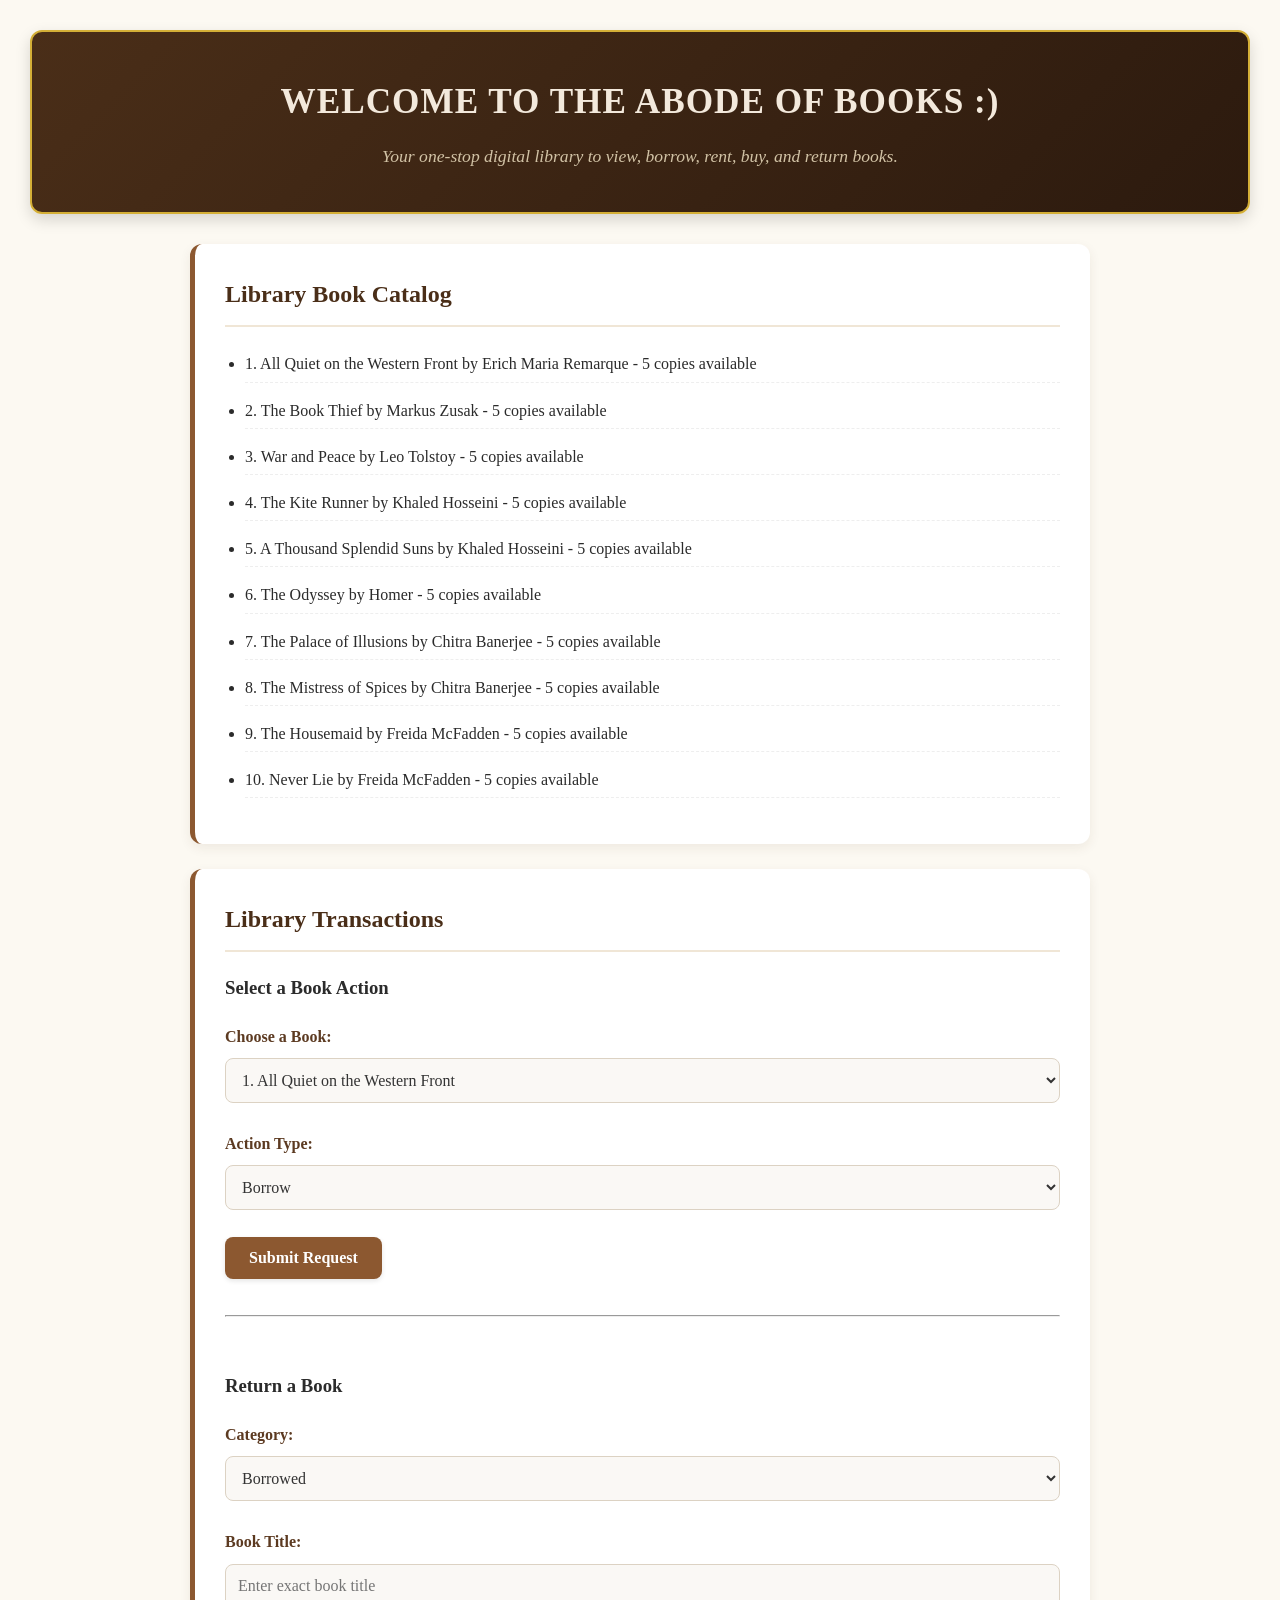
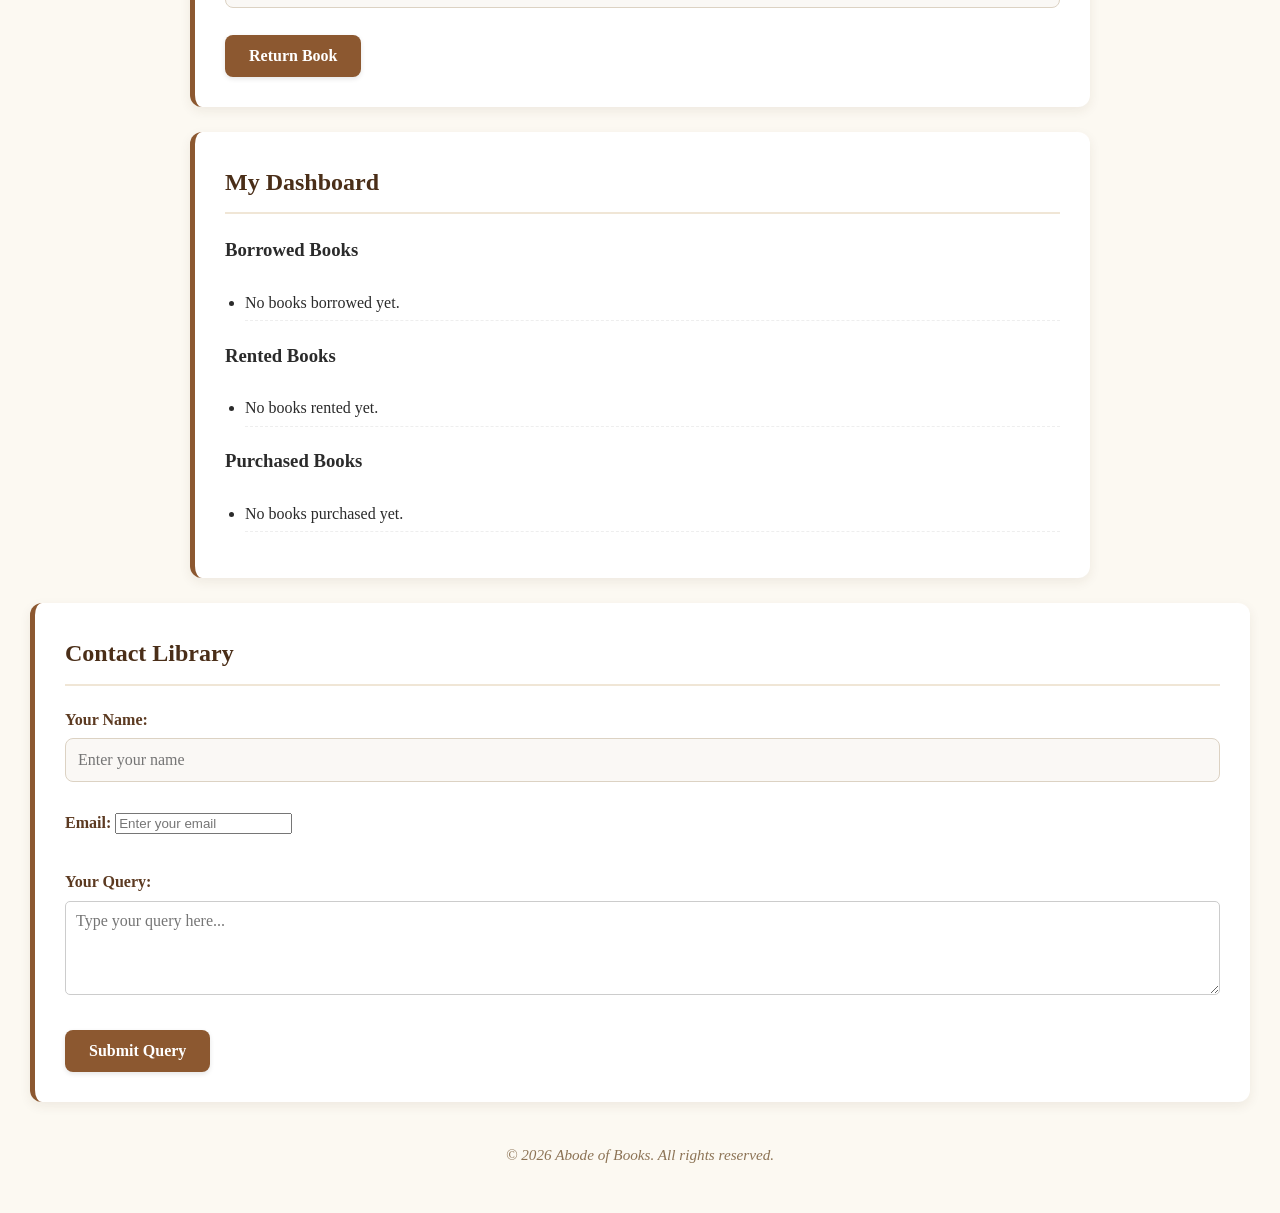
<file: library console/index.html>
<!DOCTYPE html>
<html lang="en">
<head>
    <meta charset="UTF-8">
    <meta name="viewport" content="width=device-width, initial-scale=1.0">
    <title>Abode of Books - Library Management System</title>
    <!-- Linking the external CSS file -->
    <link rel="stylesheet" href="style.css">
</head>
<body>

    <!-- Header Section -->
    <header>
        <h1>WELCOME TO THE ABODE OF BOOKS :)</h1>
        <p>Your one-stop digital library to view, borrow, rent, buy, and return books.</p>
    </header>

    <main>
        <!-- Section 1: View Books Catalog -->
        <section id="catalog-section">
            <h2>Library Book Catalog</h2>
            <ul id="book-list">
                <li>1. All Quiet on the Western Front by Erich Maria Remarque - 5 copies available</li>
                <li>2. The Book Thief by Markus Zusak - 5 copies available</li>
                <li>3. War and Peace by Leo Tolstoy - 5 copies available</li>
                <li>4. The Kite Runner by Khaled Hosseini - 5 copies available</li>
                <li>5. A Thousand Splendid Suns by Khaled Hosseini - 5 copies available</li>
                <li>6. The Odyssey by Homer - 5 copies available</li>
                <li>7. The Palace of Illusions by Chitra Banerjee - 5 copies available</li>
                <li>8. The Mistress of Spices by Chitra Banerjee - 5 copies available</li>
                <li>9. The Housemaid by Freida McFadden - 5 copies available</li>
                <li>10. Never Lie by Freida McFadden - 5 copies available</li>
            </ul>
        </section>

        <!-- Section 2: Library Actions (Forms for Borrow, Rent, Buy, Return) -->
        <section id="actions-section">
            <h2>Library Transactions</h2>
            
            <!-- Borrow / Rent / Buy Form -->
            <form id="transaction-form">
                <h3>Select a Book Action</h3>
                
                <label for="book-select">Choose a Book:</label>
                <select id="book-select" name="book">
                    <option value="1">1. All Quiet on the Western Front</option>
                    <option value="2">2. The Book Thief</option>
                    <option value="3">3. War and Peace</option>
                    <option value="4">4. The Kite Runner</option>
                    <option value="5">5. A Thousand Splendid Suns</option>
                    <option value="6">6. The Odyssey</option>
                    <option value="7">7. The Palace of Illusions</option>
                    <option value="8">8. The Mistress of Spices</option>
                    <option value="9">9. The Housemaid</option>
                    <option value="10">10. Never Lie</option>
                </select>
                <br><br>

                <label for="action-type">Action Type:</label>
                <select id="action-type" name="action">
                    <option value="borrow">Borrow</option>
                    <option value="rent">Rent (14 Days)</option>
                    <option value="buy">Purchase</option>
                </select>
                <br><br>

                <button type="submit">Submit Request</button>
            </form>

            <br><hr><br>

            <!-- Return Form -->
            <form id="return-form">
                <h3>Return a Book</h3>
                <label for="return-category">Category:</label>
                <select id="return-category" name="category">
                    <option value="borrowed">Borrowed</option>
                    <option value="rented">Rented</option>
                </select>
                <br><br>

                <label for="return-title">Book Title:</label>
                <input type="text" id="return-title" placeholder="Enter exact book title">
                <br><br>

                <button type="submit">Return Book</button>
            </form>
        </section>

        <!-- Section 3: User Dashboard / Active Items -->
        <section id="dashboard-section">
            <h2>My Dashboard</h2>
            
            <div>
                <h3>Borrowed Books</h3>
                <ul id="my-borrowed">
                    <li>No books borrowed yet.</li>
                </ul>
            </div>

            <div>
                <h3>Rented Books</h3>
                <ul id="my-rented">
                    <li>No books rented yet.</li>
                </ul>
            </div>

            <div>
                <h3>Purchased Books</h3>
                <ul id="my-purchased">
                    <li>No books purchased yet.</li>
                </ul>
            </div>
        </section>
    </main>
    	<!-- Section 4: Contact Library -->
        <section id="contact-section">
            <h2>Contact Library</h2>
            <form id="contact-form">
                <label for="contact-name">Your Name:</label>
                <input type="text" id="contact-name" placeholder="Enter your name" required>
                <br><br>

                <label for="contact-email">Email:</label>
                <input type="email" id="contact-email" placeholder="Enter your email" required>
                <br><br>

                <label for="contact-query">Your Query:</label>
                <textarea id="contact-query" rows="4" placeholder="Type your query here..." required style="width: 100%; padding: 10px; border: 1px solid #ccc; border-radius: 5px; box-sizing: border-box; font-size: 1rem;"></textarea>
                <br><br>

                <button type="submit">Submit Query</button>
            </form>
        </section>

    <!-- Footer -->
    <footer>
        <p>&copy; 2026 Abode of Books. All rights reserved.</p>
    </footer>
    <script src="script.js"></script>
</body>
</html>
</file>
<file: library console/style.css>
/* Cozy Vintage Library Theme: Abode of Books */
body {
    font-family: 'Georgia', serif; /* Gives a classic book feel */
    background-color: #fcf9f2; /* Warm parchment look */
    color: #2b2b2b;
    margin: 0;
    padding: 30px;
    line-height: 1.7;
}

/* Header Styles */
header {
    text-align: center;
    background: linear-gradient(135deg, #4a2e18, #2c1a0e); /* Rich mahogany gradient */
    color: #f3e9dc;
    padding: 40px 20px;
    border-radius: 12px;
    margin-bottom: 30px;
    box-shadow: 0 6px 15px rgba(0, 0, 0, 0.15);
    border: 2px solid #d4af37; /* Subtle gold accent */
}

header h1 {
    margin: 0 0 10px 0;
    font-size: 2.2rem;
    letter-spacing: 1px;
}

header p {
    margin: 0;
    color: #d1c2a5;
    font-style: italic;
    font-size: 1.1rem;
}

/* Main Container layout */
main {
    max-width: 900px;
    margin: 0 auto;
}

/* Box Sections */
section {
    background: #ffffff;
    padding: 30px;
    margin-bottom: 25px;
    border-radius: 12px;
    box-shadow: 0 4px 12px rgba(74, 46, 24, 0.08); /* Warm-toned shadow */
    border-left: 5px solid #8c5830; /* Cozy wooden accent strip on the side */
    transition: transform 0.2s ease;
}

section:hover {
    transform: translateY(-2px);
}

section h2 {
    margin-top: 0;
    color: #4a2e18;
    border-bottom: 2px solid #f0e6d6;
    padding-bottom: 10px;
}

/* Lists */
ul {
    padding-left: 20px;
}

li {
    margin-bottom: 10px;
    padding: 4px 0;
    border-bottom: 1px dashed #eee;
}

/* Form Controls */
label {
    font-weight: 600;
    display: block;
    margin-bottom: 8px;
    color: #5c3a21;
}

select, input[type="text"] {
    width: 100%;
    padding: 12px;
    border: 1px solid #dcd2c3;
    background-color: #faf8f5;
    border-radius: 8px;
    box-sizing: border-box;
    font-size: 1rem;
    font-family: inherit;
    color: #333;
    transition: border-color 0.2s;
}

select:focus, input[type="text"]:focus {
    outline: none;
    border-color: #8c5830;
    background-color: #fff;
}

button {
    background-color: #8c5830; /* Warm mahogany button */
    color: white;
    border: none;
    padding: 12px 24px;
    font-size: 1rem;
    font-weight: bold;
    border-radius: 8px;
    cursor: pointer;
    transition: background-color 0.2s, box-shadow 0.2s;
    font-family: inherit;
    box-shadow: 0 2px 5px rgba(0,0,0,0.1);
}

button:hover {
    background-color: #6b4120;
    box-shadow: 0 4px 8px rgba(0,0,0,0.15);
}

/* Footer */
footer {
    text-align: center;
    margin-top: 40px;
    color: #8c7355;
    font-size: 0.95rem;
    font-style: italic;
}
/* Ensure the textarea matches your existing text inputs */
textarea {
    width: 100%;
    padding: 10px;
    border: 1px solid #ccc;
    border-radius: 5px;
    box-sizing: border-box;
    font-size: 1rem;
    font-family: inherit; /* Keeps the same font as the rest of the form */
    resize: vertical; /* Prevents layout breakage from horizontal resizing */
}

/* Ensure the contact form spacing matches your other forms */
#contact-form label {
    font-weight: bold;
    display: inline-block;
    margin-bottom: 5px;
}
</file>
